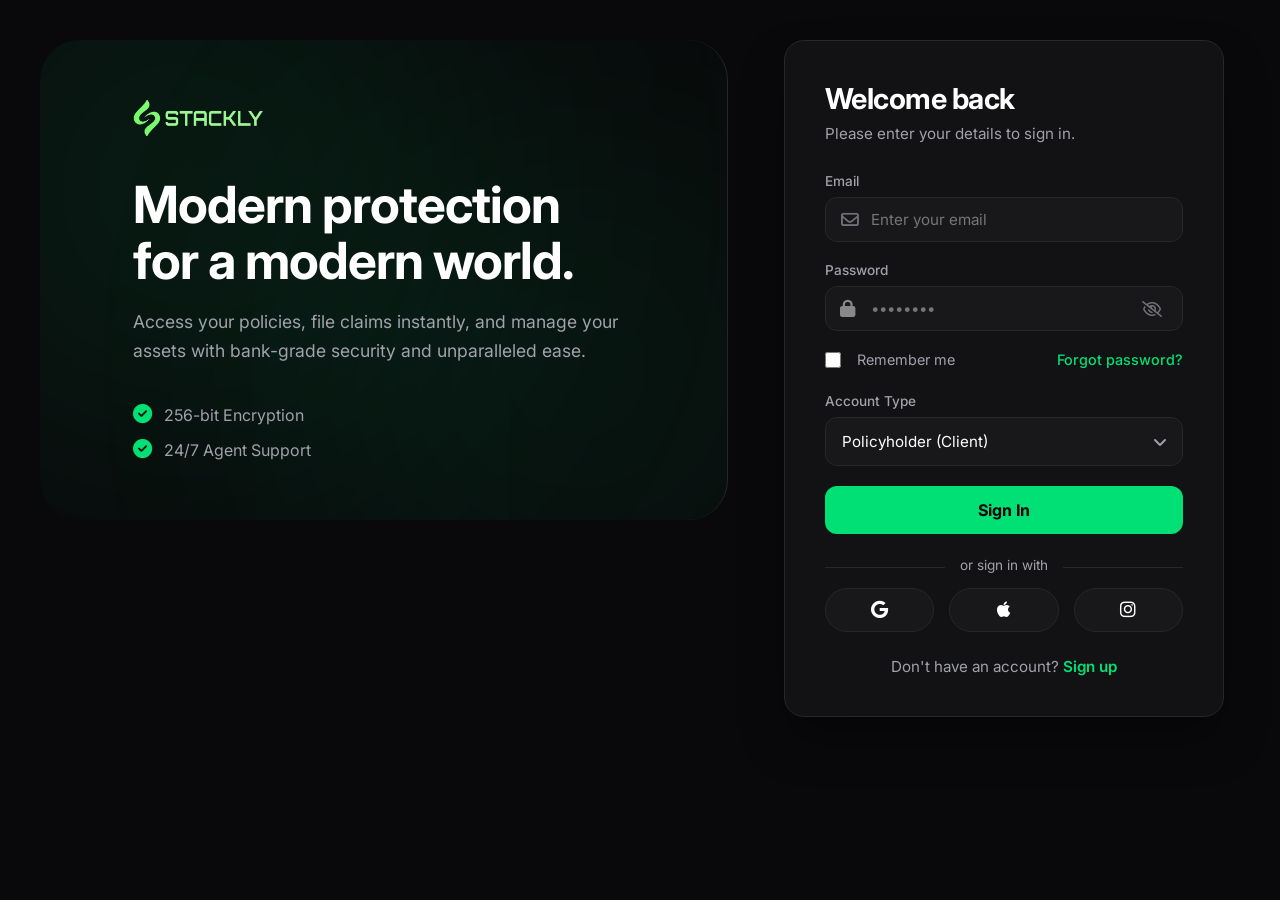
<file: index.html>
<!DOCTYPE html>
<html lang="en">

<head>
    <meta charset="UTF-8">
    <meta name="viewport" content="width=device-width, initial-scale=1.0">
    <title>Stackly | Secure Insurance Portal</title>
    <link href="https://fonts.googleapis.com/css2?family=Inter:wght@400;500;600;700&display=swap" rel="stylesheet">
    <link rel="stylesheet" href="https://cdnjs.cloudflare.com/ajax/libs/font-awesome/6.4.0/css/all.min.css">
    <link href="https://unpkg.com/aos@2.3.1/dist/aos.css" rel="stylesheet">
    <link rel="stylesheet" href="style.css">
</head>

<body>
    <div class="container">
        <div class="hero-section">
            <div class="bg-shapes">
                <div class="shape shape-1"></div>
                <div class="shape shape-2"></div>
            </div>
            <div class="hero-content" data-aos="fade-up" data-aos-duration="1000">
                <a href="index.html" class="brand">
                    <img src="./asset/logo_green.webp" alt="logo" class="logo">
                </a>
                <h1>Modern protection<br>for a modern world.</h1>
                <p>Access your policies, file claims instantly, and manage your assets with bank-grade security and
                    unparalleled ease.</p>

                <div class="hero-features">
                    <div class="feature-item">
                        <i class="fa-solid fa-check-circle"></i>
                        <span>256-bit Encryption</span>
                    </div>
                    <div class="feature-item">
                        <i class="fa-solid fa-check-circle"></i>
                        <span>24/7 Agent Support</span>
                    </div>
                </div>
            </div>
        </div>

        <div class="form-section">
            <div class="login-card" data-aos="fade-left" data-aos-delay="200" data-aos-duration="1000">

                <div id="login-form">
                    <h2>Welcome back</h2>
                    <p class="subtitle">Please enter your details to sign in.</p>

                    <div class="input-group">
                        <label>Email</label>
                        <div class="input-wrapper">
                            <i class="fa-regular fa-envelope"></i>
                            <input type="email" placeholder="Enter your email" id="login-email">
                        </div>
                        <span class="error-msg" id="login-email-error">Invalid email format</span>
                    </div>

                    <div class="input-group">
                        <label>Password</label>
                        <div class="input-wrapper">
                            <i class="fa-solid fa-lock"></i>
                            <input type="password" placeholder="••••••••" id="login-pass">
                            <i class="fa-regular fa-eye-slash toggle-pass" id="eye-icon"
                                onclick="togglePasswordVisibility()"></i>
                        </div>
                        <span class="error-msg" id="login-pass-error">Minimum 8 characters</span>
                    </div>

                    <div class="form-utils" style="align-items: flex-start;">
                        <div class="remember-wrapper">
                            <label class="checkbox-container">
                                <input type="checkbox" id="remember-me">
                                <span class="checkmark"></span>
                                Remember me
                            </label>
                            <span class="error-msg" id="remember-error">You must check this box</span>
                        </div>

                        <a href="./404page.html" class="forgot-link">Forgot password?</a>
                    </div>

                    <div class="input-group">
                        <label>Account Type</label>
                        <div class="select-wrapper">
                            <select id="role-select">
                                <option value="client">Policyholder (Client)</option>
                                <option value="agent">Insurance Agent</option>
                            </select>
                        </div>
                    </div>

                    <button class="login-btn" onclick="validateLogin()">Sign In</button>

                    <div class="divider"><span>or sign in with</span></div>

                    <div class="social-login">
                        <button onclick="window.location.href='404page.html'" class="social-btn"><i
                                class="fa-brands fa-google"></i> </button>
                        <button onclick="window.location.href='404page.html'" class="social-btn"><i
                                class="fa-brands fa-apple"></i> </button>
                        <button onclick="window.location.href='404page.html'" class="social-btn"><i
                                class="fa-brands fa-instagram"></i> </button>
                    </div>

                    <p class="switch-form">Don't have an account? <a href="#" onclick="toggleForm()">Sign up</a></p>
                </div>


                <div id="signup-form" class="hidden">
                    <h2>Create an account</h2>
                    <p class="subtitle">Start your journey with Stackly today.</p>

                    <div class="input-group">
                        <label>Full Name</label>
                        <div class="input-wrapper">
                            <i class="fa-regular fa-user"></i>
                            <input type="text" placeholder="John Doe" id="reg-name">
                        </div>
                        <span class="error-msg" id="reg-name-error">Name is required</span>
                    </div>

                    <div class="input-group">
                        <label>Email</label>
                        <div class="input-wrapper">
                            <i class="fa-regular fa-envelope"></i>
                            <input type="email" placeholder="Enter your email" id="reg-email">
                        </div>
                        <span class="error-msg" id="reg-email-error">Valid email required</span>
                    </div>

                    <div class="input-group">
                        <label>Password</label>
                        <div class="input-wrapper">
                            <i class="fa-solid fa-lock"></i>
                            <input type="password" placeholder="Create a password" id="reg-pass">
                            <i class="fa-solid fa-eye toggle-password" data-target="reg-pass"></i>
                        </div>
                        <span class="error-msg" id="reg-pass-error">Min 8 characters</span>
                    </div>

                    <div class="input-group">
                        <label>Confirm Password</label>
                        <div class="input-wrapper">
                            <i class="fa-solid fa-check-double"></i>
                            <input type="password" placeholder="Confirm your password" id="reg-pass-confirm">
                            <i class="fa-solid fa-eye toggle-password" data-target="reg-pass-confirm"></i>
                        </div>
                        <span class="error-msg" id="reg-pass-confirm-error">Passwords do not match</span>
                    </div>

                    <button class="login-btn" onclick="validateSignUp()">Create Account</button>

                    <p class="switch-form">Already have an account? <a href="#" onclick="toggleForm()">Log in</a></p>
                </div>
            </div>
        </div>
    </div>

    <!-- Scripts -->
    <script src="https://unpkg.com/aos@2.3.1/dist/aos.js"></script>
    <script src="script.js"></script>
    <script>
        AOS.init({ duration: 800, once: true });
    </script>
</body>

</html>
</file>
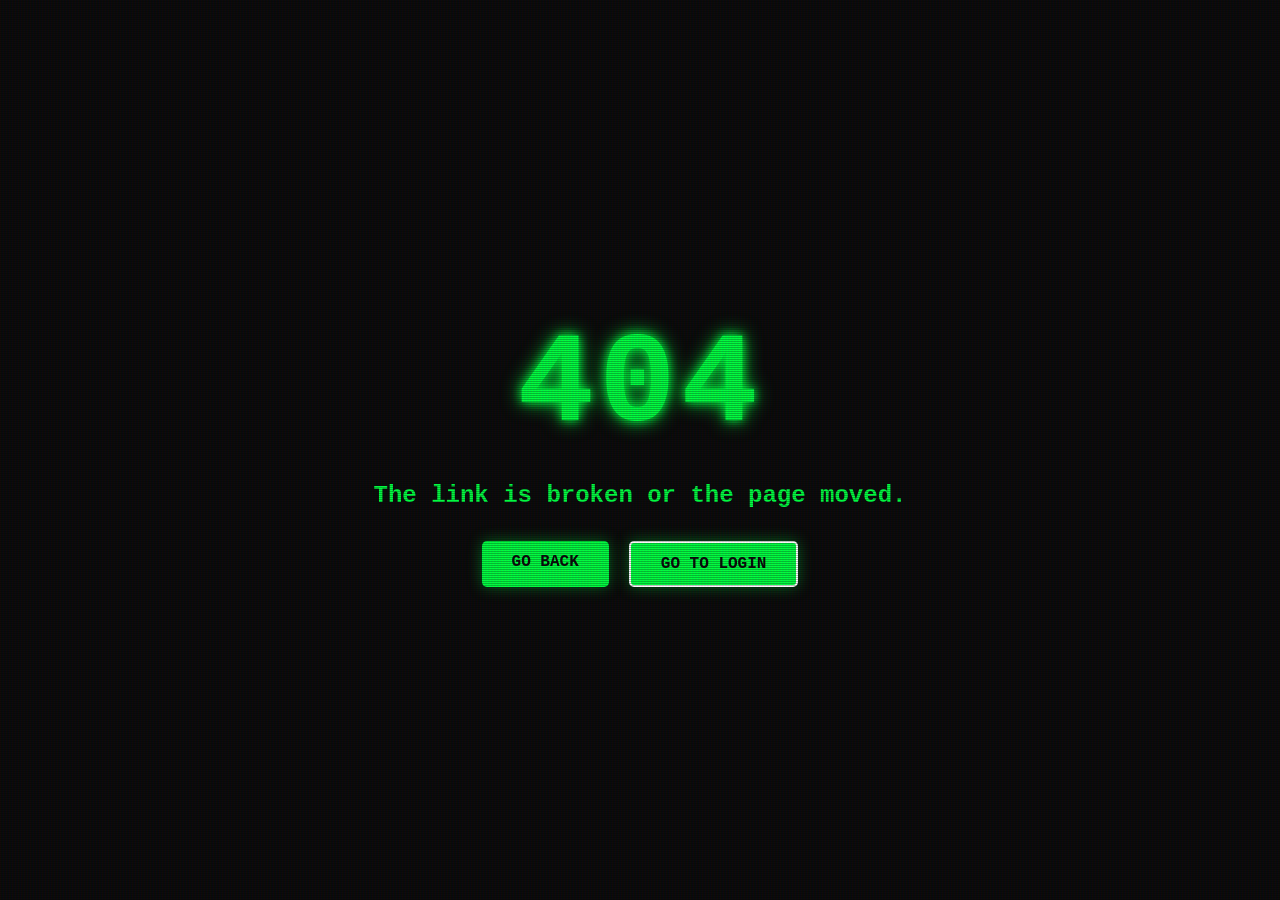
<file: 404page.html>
<!DOCTYPE html>
<html lang="en">

<head>
  <meta charset="UTF-8">
  <meta name="viewport" content="width=device-width, initial-scale=1.0">
  <title>404 - Page Not Found</title>
  <link rel="stylesheet" href="404paghe.css">
  <link href="https://unpkg.com/aos@2.3.1/dist/aos.css" rel="stylesheet">
</head>

<body>
  <main class="pagecontent">
    <div class="glitch-container">
      <h2 class="error-title" data-aos="fade-up" data-aos-delay="200">404</h2>
      <h3 class="error-subtitle" data-aos="fade-up" data-aos-delay="400">
        The link is broken or the page moved.
      </h3>


      <div class="button-group">

        <a href="javascript:history.back()" class="home-btn" data-aos="fade-up" data-aos-delay="600">
          Go Back
        </a>


        <a href="index.html" class="home-btn login-style" data-aos="fade-up" data-aos-delay="800">
          Go to Login
        </a>
      </div>
    </div>
  </main>

  <script src="https://unpkg.com/aos@2.3.1/dist/aos.js"></script>
  <script>
    AOS.init({
      duration: 1000,
      once: true,
    });
  </script>
</body>

</html>
</file>
<file: style.css>
:root {
  --primary: #00e074;
  --primary-hover: #00c264;
  --primary-glow: rgba(0, 224, 116, 0.15);

  --bg-main: #09090b;
  --card-bg: #121214;
  --input-bg: #18181b;

  --text-main: #ffffff;
  --text-muted: #a1a1aa;

  --border: #27272a;
  --border-hover: #3f3f46;

  --error: #ef4444;
}

* {
  margin: 0;
  padding: 0;
  box-sizing: border-box;
  font-family: "Inter", sans-serif;
}

body {
  background-color: var(--bg-main);
  color: var(--text-main);
  overflow-x: hidden;
}

.container {
  display: flex;
  min-height: 100vh;
  width: 100vw;
  align-items: flex-start;
}

.hero-section {
  flex: 1.2;
  background-color: var(--bg-main);
  position: relative;
  overflow: hidden;
  display: flex;
  align-items: center;
  justify-content: center;
  padding: 60px;
  border-right: 1px solid var(--border);
  margin-top: 40px;
  border-radius: 40px;
  margin-left: 40px;
}

.bg-shapes .shape {
  position: absolute;
  background: var(--primary);
  border-radius: 50%;
  filter: blur(150px);
  opacity: 0.12;
  z-index: 0;
}
.shape-1 {
  width: 500px;
  height: 500px;
  top: -100px;
  left: -100px;
}
.shape-2 {
  width: 400px;
  height: 400px;
  bottom: -50px;
  right: -50px;
}

.hero-content {
  position: relative;
  z-index: 10;
  max-width: 500px;
}

.brand {
  font-size: 1.5rem;
  font-weight: 700;
  margin-bottom: 40px;
  display: flex;
  align-items: center;
  gap: 10px;
  color: var(--text-main);
}
.brand i {
  color: var(--primary);
}

.hero-content h1 {
  font-size: clamp(2.5rem, 4vw, 3.5rem);
  line-height: 1.1;
  font-weight: 700;
  margin-bottom: 20px;
  letter-spacing: -1px;
}

.hero-content p {
  font-size: 1.1rem;
  color: var(--text-muted);
  line-height: 1.6;
  margin-bottom: 40px;
}

.hero-features {
  display: flex;
  flex-direction: column;
  gap: 15px;
}

.feature-item {
  display: flex;
  align-items: center;
  gap: 12px;
  font-size: 1rem;
  color: var(--text-muted);
}

.feature-item i {
  color: var(--primary);
  font-size: 1.2rem;
}

.form-section {
  flex: 1;
  display: flex;
  align-items: center;
  justify-content: center;
  padding: 40px;
  background-color: var(--bg-main);
  position: relative;
  z-index: 10;
}

.login-card {
  width: 100%;
  max-width: 440px;
  background: var(--card-bg);
  padding: 40px;
  border-radius: 20px;
  border: 1px solid var(--border);
  box-shadow: 0 25px 50px -12px rgba(0, 0, 0, 0.5);
}

h2 {
  font-size: 1.8rem;
  font-weight: 700;
  margin-bottom: 8px;
  letter-spacing: -0.5px;
}
.subtitle {
  color: var(--text-muted);
  font-size: 0.95rem;
  margin-bottom: 30px;
}

.input-group {
  margin-bottom: 20px;
}
.input-group label {
  display: block;
  font-size: 0.85rem;
  font-weight: 500;
  color: var(--text-muted);
  margin-bottom: 8px;
}

.input-wrapper {
  position: relative;
  display: flex;
  align-items: center;
}

.input-wrapper i:not(.toggle-pass) {
  position: absolute;
  left: 16px;
  color: #71717a;
  font-size: 1.1rem;
}

.input-wrapper input,
.select-wrapper select {
  width: 100%;
  padding: 14px 16px 14px 45px;
  background: var(--input-bg);
  border: 1px solid var(--border);
  border-radius: 12px;
  color: var(--text-main);
  font-size: 0.95rem;
  transition: all 0.2s ease;
}
.select-wrapper {
  position: relative;
}
.select-wrapper select {
  padding-left: 16px;
  appearance: none;
  cursor: pointer;
}
.select-wrapper::after {
  content: "\f107";
  font-family: "Font Awesome 6 Free";
  font-weight: 900;
  position: absolute;
  right: 16px;
  top: 50%;
  transform: translateY(-50%);
  color: var(--text-muted);
  pointer-events: none;
}

.input-wrapper input:hover,
.select-wrapper select:hover {
  border-color: var(--border-hover);
}

.input-wrapper input:focus,
.select-wrapper select:focus {
  border-color: var(--primary);
  box-shadow: 0 0 0 4px var(--primary-glow);
  outline: none;
  background: #111113;
}

.toggle-pass {
  position: absolute;
  right: 16px;
  cursor: pointer;
  color: #71717a;
  padding: 5px;
  transition: 0.2s;
}
.toggle-pass:hover {
  color: var(--text-main);
}

.form-utils {
  display: flex;
  justify-content: space-between;
  align-items: center;
  margin-bottom: 25px;
}

.checkbox-container {
  display: flex;
  align-items: center;
  gap: 8px;
  font-size: 0.9rem;
  color: var(--text-muted);
  cursor: pointer;
}
.checkbox-container input {
  width: 16px;
  height: 16px;
  accent-color: var(--primary);
  cursor: pointer;
  background: var(--input-bg);
}

.forgot-link {
  color: var(--primary);
  text-decoration: none;
  font-size: 0.9rem;
  font-weight: 500;
  transition: 0.2s;
}
.forgot-link:hover {
  color: var(--primary-hover);
}

.login-btn {
  width: 100%;
  padding: 14px;
  background: var(--primary);
  color: #000000;
  border: none;
  border-radius: 12px;
  font-size: 1rem;
  font-weight: 700;
  cursor: pointer;
  transition:
    background 0.2s ease,
    transform 0.1s ease;
  display: flex;
  align-items: center;
  justify-content: center;
  gap: 10px;
}
.login-btn:hover {
  background: var(--primary-hover);
  transform: translateY(-1px);
}
.login-btn:active {
  transform: translateY(0);
}

.divider {
  text-align: center;
  margin: 30px 0 20px;
  border-bottom: 1px solid var(--border);
  line-height: 0.1em;
}
.divider span {
  background: var(--card-bg);
  padding: 0 15px;
  color: var(--text-muted);
  font-size: 0.85rem;
}

.social-login {
  display: flex;
  gap: 15px;
}
.social-btn {
  flex: 1;
  padding: 12px;
  background: var(--input-bg);
  border: 1px solid var(--border);
  color: var(--text-main);
  border-radius: 50px;
  font-weight: 500;
  cursor: pointer;
  transition: 0.2s ease;
  display: flex;
  align-items: center;
  justify-content: center;
  gap: 8px;
}
.social-btn i {
  font-size: 18px;
}
.social-btn:hover {
  background: #272a27;
  border-color: #5dcf80;
}

.switch-form {
  text-align: center;
  margin-top: 25px;
  font-size: 0.95rem;
  color: var(--text-muted);
}
.switch-form a {
  color: var(--primary);
  font-weight: 600;
  text-decoration: none;
}
.switch-form a:hover {
  color: var(--primary-hover);
}

.error-msg {
  color: var(--error);
  font-size: 0.8rem;
  display: none;
  margin-top: 6px;
}

.hidden {
  display: none !important;
}
.logo {
  width: 130px;
}

@media (max-width: 992px) {
  .container {
    flex-direction: column;
  }
  .hero-section {
    flex: none;
    padding: 40px 20px;
    text-align: center;
    border-right: none;
    border-bottom: 1px solid var(--border);
    margin: 0;
  }
  .hero-content {
    margin: 0 auto;
  }
  .brand {
    justify-content: center;
  }
  .hero-features {
    align-items: center;
  }
  .form-section {
    padding: 30px 20px;
  }
  .login-card {
    border: none;
    background: transparent;
    box-shadow: none;
    padding: 10px;
  }
  .divider span {
    background: var(--bg-main);
  }
}

@keyframes spin {
  to {
    transform: rotate(360deg);
  }
}
.spinner {
  width: 20px;
  height: 20px;
  border: 3px solid rgba(0, 0, 0, 0.2);
  border-top-color: #000;
  border-radius: 50%;
  animation: spin 0.8s linear infinite;
}

.input-wrapper {
  position: relative !important;
  display: flex !important;
  align-items: center !important;
  width: 100% !important;
}

.input-wrapper input {
  width: 100% !important;
  height: 45px !important;
  padding-left: 45px !important;
  padding-right: 45px !important;
  box-sizing: border-box !important;
}

.input-wrapper .fa-lock,
.input-wrapper .fa-check-double {
  position: absolute !important;
  left: 15px !important;
  color: #888 !important;
  pointer-events: none !important;
}

.input-wrapper i.toggle-password {
  position: absolute !important;
  left: unset !important;
  right: 15px !important;
  cursor: pointer !important;
  color: #888 !important;
  z-index: 10 !important;
  pointer-events: auto !important;
}

.input-wrapper i.toggle-password:hover {
  color: #fff !important;
}
</file>
<file: 404paghe.css>
body,
html {
  margin: 0;
  padding: 0;
  width: 100%;
  height: 100%;
  background-color: #0a0a0a;
  font-family: "Courier New", Courier, monospace;
  display: flex;
  justify-content: center;
  align-items: center;
  overflow: hidden;
}

.pagecontent {
  text-align: center;
  color: #00ff41;
}

.error-title {
  font-size: 8rem;
  margin: 0;
  text-shadow:
    0 0 10px #00ff41,
    0 0 20px #00ff41;
  letter-spacing: 5px;
}

.error-subtitle {
  font-size: 1.5rem;
  margin-bottom: 2rem;
  opacity: 0.8;
}

.home-btn {
  display: inline-block;
  text-decoration: none;
  color: #0a0a0a;
  background-color: #00ff41;
  padding: 12px 30px;
  border-radius: 5px;
  font-weight: bold;
  text-transform: uppercase;
  transition: all 0.3s ease;
  box-shadow: 0 0 15px rgba(0, 255, 65, 0.4);
}

.home-btn:hover {
  background-color: transparent;
  color: #00ff41;
  border: 2px solid #00ff41;
  box-shadow: 0 0 25px rgba(0, 255, 65, 0.7);
  transform: scale(1.1);
}

.pagecontent::before {
  content: " ";
  display: block;
  position: absolute;
  top: 0;
  left: 0;
  bottom: 0;
  right: 0;
  background:
    linear-gradient(rgba(18, 16, 16, 0) 50%, rgba(0, 0, 0, 0.25) 50%),
    linear-gradient(
      90deg,
      rgba(255, 0, 0, 0.06),
      rgba(0, 255, 0, 0.02),
      rgba(0, 0, 255, 0.06)
    );
  z-index: 2;
  background-size:
    100% 2px,
    3px 100%;
  pointer-events: none;
}

.button-group {
  display: flex;
  gap: 20px;
  justify-content: center;
  margin-top: 20px;
  flex-wrap: wrap;
}
.login-style {
  /* background-color: transparent; */
  border: 2px solid #fff;
}
</file>
